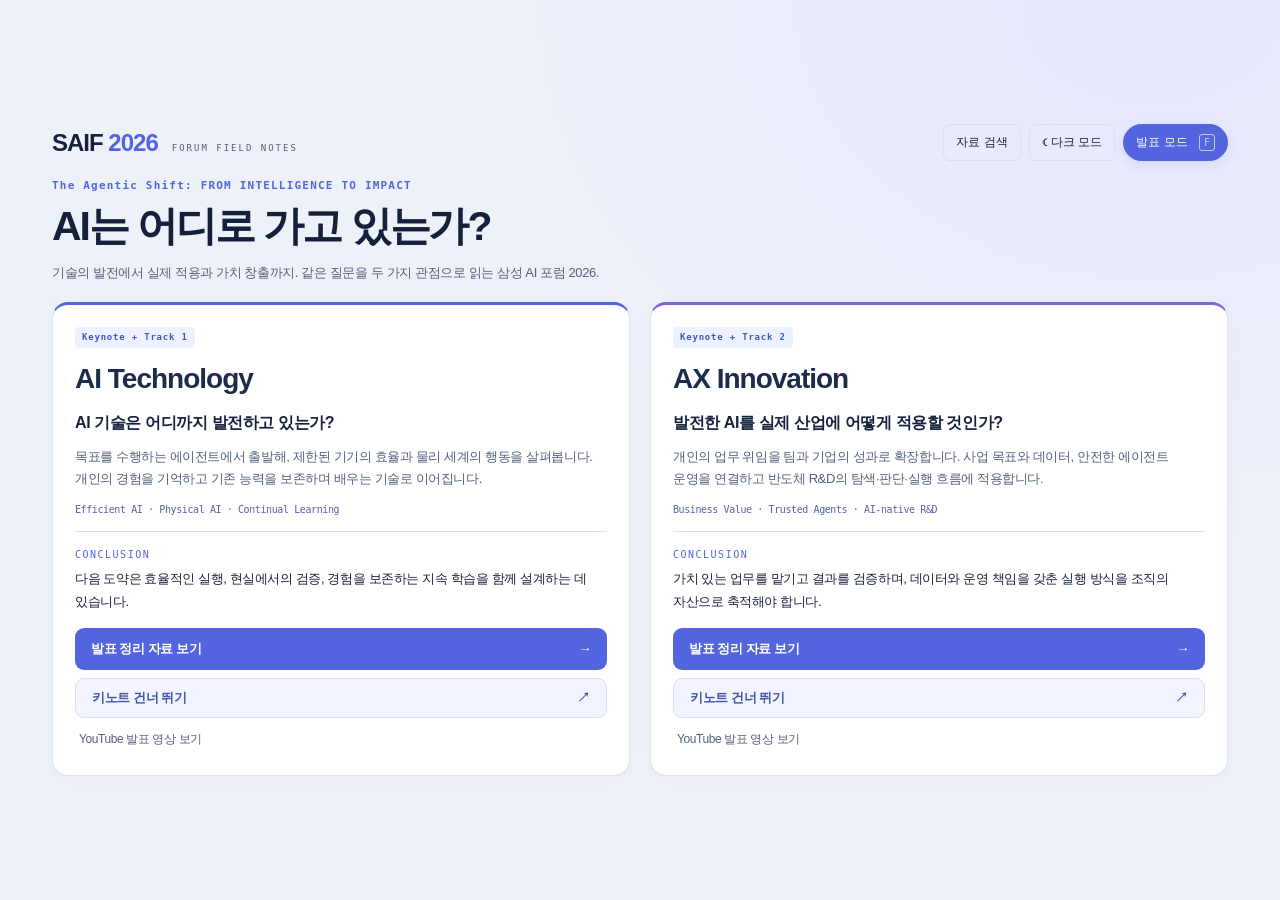
<file: index.html>
<!doctype html>
<html lang="ko">
<head>
  <meta charset="utf-8">
  <meta name="viewport" content="width=device-width,initial-scale=1">
  <meta name="theme-color" content="#111a30">
  <link rel="icon" href="data:image/svg+xml,%3Csvg xmlns='http://www.w3.org/2000/svg' viewBox='0 0 32 32'%3E%3Crect width='32' height='32' rx='8' fill='%23111a30'/%3E%3Cpath d='M23 10H12v6h9v6H9' fill='none' stroke='%23b5c2ff' stroke-width='3'/%3E%3C/svg%3E">
  <title>SAIF 2026 · 팀 공유 브리핑</title>
  <script src="./static/theme.js"></script>
  <link rel="stylesheet" href="./static/style.css?v=21">
</head>
<body class="is-home">
<main id="landing" tabindex="-1" aria-labelledby="landingTitle">
  <div class="landing-toolbar"><div class="landing-brand">SAIF <b>2026</b><span>FORUM FIELD NOTES</span></div><div class="landing-actions"><button type="button" data-open-search aria-haspopup="dialog">자료 검색</button><button type="button" data-theme-toggle aria-label="&#45796;&#53356; &#47784;&#46300;" aria-pressed="false" title="&#53580;&#47560; &#51204;&#54872; (T)" hidden></button><button id="landingPresentButton" class="primary" aria-pressed="false">발표 모드 <kbd>F</kbd></button></div></div>
  <div class="landing-intro"><p class="eyebrow">The Agentic Shift: FROM INTELLIGENCE TO IMPACT</p>
    <h1 id="landingTitle">AI는 어디로 가고 있는가?</h1>
    <p class="landing-description">기술의 발전에서 실제 적용과 가치 창출까지. 같은 질문을 두 가지 관점으로 읽는 삼성 AI 포럼 2026.</p>
  </div>
  <div id="trackCards" class="track-cards"><p role="status">발표 자료를 불러오고 있습니다…</p></div>
  <noscript>발표 자료를 보려면 브라우저에서 JavaScript를 활성화해 주세요.</noscript>
</main>
<aside class="sidebar">
  <a class="brand" href="#/" aria-label="SAIF 2026 트랙 선택으로 이동"><span>SAIF <b>2026</b><small>FORUM FIELD NOTES</small></span></a>
  <div class="edition"><span id="trackLabel">TEAM BRIEFING</span><span id="speakerCount"></span></div>
  <nav id="navigation" aria-label="발표자별 목차"></nav>
  <div class="sidebar-bottom"><span class="dot"></span> 함께 읽고, 다음을 설계하다<small>AGENTIC AI · FROM INTELLIGENCE TO IMPACT</small></div>
</aside>
<div class="workspace">
  <header>
    <div class="breadcrumb">삼성 AI 포럼 <span>/</span> 참석 내용 공유</div>
    <div class="toolbar"><a id="homeLink" href="#/">← SAIF 2026 Tracks</a><button type="button" data-open-search aria-haspopup="dialog">자료 검색</button><button type="button" data-theme-toggle aria-label="&#45796;&#53356; &#47784;&#46300;" aria-pressed="false" title="&#53580;&#47560; &#51204;&#54872; (T)" hidden></button><button id="presentButton" class="primary" aria-pressed="false">발표 모드 <kbd>F</kbd></button></div>
  </header>
  <div class="mobile-nav"><label for="jumpSelect">발표 이동</label><select id="jumpSelect"></select></div>
  <main id="main" tabindex="-1"><div id="slide" aria-live="polite"><p>발표 자료를 불러오고 있습니다…</p></div></main>
  <footer>
    <div class="position"><span id="counter">—</span><span id="speakerName"></span></div>
    <div id="chapterPages" aria-label="현재 발표자의 장표"></div>
    <div class="paging"><span class="keyhint">← → 이동</span><button id="prev" aria-label="이전 슬라이드" disabled>←</button><button id="next" aria-label="다음 슬라이드" disabled>→</button></div>
  </footer>
  <div class="progress" role="progressbar" aria-label="장표 진행" aria-valuemin="1"><div id="progressFill"></div></div>
</div>
<dialog id="searchDialog" aria-labelledby="searchTitle" aria-describedby="searchHelp">
  <div class="search-header"><h2 id="searchTitle">발표 자료 검색</h2><button id="closeSearch" type="button" aria-label="검색 닫기">닫기 <kbd>Esc</kbd></button></div>
  <p id="searchHelp">발표명, 발표자, 키워드로 검색할 수 있습니다. 여러 단어를 입력하면 모두 포함된 슬라이드를 찾습니다.</p>
  <div class="search-controls"><div><label for="searchScope">검색 범위</label><select id="searchScope"><option value="all">전체 자료</option><option value="ai-technology">AI Technology</option><option value="ax-innovation">AX Innovation</option></select></div><div class="search-query"><label for="searchInput">검색어</label><input id="searchInput" type="search" placeholder="발표명, 발표자 또는 키워드를 입력하세요" autocomplete="off" maxlength="200"></div><button id="submitSearch" type="button" class="primary">검색</button></div>
  <p id="searchStatus" role="status" aria-live="polite"></p>
  <ol id="searchResults" aria-label="검색 결과"></ol>
</dialog>
<script src="./static/app.js?v=19"></script>
<script src="./static/search.js?v=2"></script>
</body>
</html>
</file>
<file: static/style.css>
:root{--paper:#edf1f8;--ink:#17233e;--muted:#52627c;--line:#d9e0ef;--accent:#5265de;--soft:#e5eafa;--white:#ffffff}
*{box-sizing:border-box}
[hidden]{display:none!important}
body{margin:0;background:var(--paper);color:var(--ink);font-family:"Segoe UI","Malgun Gothic",sans-serif;letter-spacing:-.025em}
button,a,input,select{font:inherit}button,a{touch-action:manipulation}button{cursor:pointer;border:1px solid var(--line);border-radius:7px;background:transparent;color:var(--ink);padding:10px 14px}button:hover{background:var(--soft)}button:disabled{opacity:.35;cursor:default}button:focus-visible,a:focus-visible,select:focus-visible,summary:focus-visible{outline:3px solid var(--accent);outline-offset:3px}a{color:inherit}kbd{font-size:10px;margin-left:8px;border:1px solid currentColor;border-radius:3px;padding:2px 4px;opacity:.65}
.sidebar{position:fixed;inset:0 auto 0 0;width:264px;background:#111a30;border-right:1px solid var(--line);padding:30px 18px 20px;display:flex;flex-direction:column}.brand{display:flex;gap:12px;text-decoration:none;font-size:22px;align-items:center;letter-spacing:-1px;padding-left:7px}.brand b{font-weight:400}.brand small{display:block;font-size:9px;letter-spacing:2px;margin-top:6px}.edition{margin:30px 8px 16px;display:flex;justify-content:space-between;font-size:10px;letter-spacing:1.2px;color:var(--muted)}.edition span{color:var(--accent)}
nav{overflow:auto;scrollbar-width:thin;flex:1;padding:3px 5px 12px}nav button{width:100%;text-align:left;display:flex;gap:10px;border:0;margin:2px 0;padding:9px 10px;font-size:11px;align-items:center;line-height:1.55}nav button .num{font-size:10px;color:var(--muted);font-variant-numeric:tabular-nums}nav button.active{background:var(--ink);color:white}nav button.active .num{color:#d0d9ff}.intro-links{padding-bottom:12px;border-bottom:1px solid var(--line);margin-bottom:8px}nav details{border-bottom:1px solid var(--line);padding:3px 0}nav summary{list-style:none;cursor:pointer;display:flex;align-items:center;gap:12px;padding:13px 7px;font-size:13px;font-weight:600}nav summary::-webkit-details-marker{display:none}nav summary small{display:block;font-size:10px;font-weight:400;color:var(--muted);margin-top:4px}.group-number{font-size:10px;color:var(--accent);font-weight:500}.chevron{margin-left:auto;font-size:14px;color:var(--muted);transition:transform .15s}details[open] > summary .chevron{transform:rotate(180deg)}.group-slides{padding:0 0 9px 14px}.current-group > summary{color:var(--accent)}.sidebar-bottom{font-size:11px;padding:18px 7px 0;border-top:1px solid var(--line);margin-top:10px}.sidebar-bottom small{display:block;font-size:7px;letter-spacing:.7px;color:var(--muted);margin-top:8px}.dot{display:inline-block;width:6px;height:6px;border-radius:100%;background:var(--accent);margin-right:6px}
.workspace{margin-left:264px;min-height:100vh;display:flex;flex-direction:column}header{height:76px;flex-shrink:0;border-bottom:1px solid var(--line);margin:0 40px;display:flex;justify-content:space-between;align-items:center;gap:16px}.breadcrumb{font-size:12px;color:var(--muted)}.breadcrumb span{margin:0 12px;color:#91a0bd}.toolbar{display:flex;gap:8px}.toolbar button{font-size:12px}.primary{background:var(--ink);border-color:var(--ink);color:white}.primary:hover{background:#4251be}.mobile-nav{display:none}
main{flex:1;padding:32px 44px;display:flex;flex-direction:column;justify-content:center;max-width:1580px;width:100%;margin:0 auto}.eyebrow{font-size:11px;font-weight:600;letter-spacing:1.7px;color:var(--accent)}.slide-top{display:flex;justify-content:space-between;align-items:center;gap:14px}.chapter-count{font-size:10px;letter-spacing:1px;color:var(--muted);white-space:nowrap}.chapter-count b{color:var(--ink);font-size:14px;margin-left:9px}h1{font-size:clamp(30px,3.15vw,52px);line-height:1.3;letter-spacing:-.055em;margin:20px 0 12px;white-space:pre-line;font-weight:650}.subtitle{font-size:13px;color:var(--muted);line-height:1.7;margin:0 0 25px;word-break:keep-all}
.cards{display:grid;grid-template-columns:repeat(3,minmax(0,1fr));gap:16px}.card{border:1px solid var(--line);background:var(--white);border-radius:10px;padding:23px 21px;min-width:0}.card-label{font-size:9px;letter-spacing:1.4px;font-weight:600;color:var(--muted)}.card h2{font-size:clamp(18px,1.65vw,25px);line-height:1.5;letter-spacing:-.045em;margin:17px 0 13px;word-break:keep-all;overflow-wrap:anywhere}.card ul{list-style:none;margin:0;padding:0}.card li{position:relative;padding-left:12px;font-size:clamp(12px,1.05vw,16px);line-height:1.85;color:#52627c;word-break:keep-all;overflow-wrap:anywhere}.card li+li{margin-top:7px}.card li:before{content:"";width:3px;height:3px;background:#8694d8;border-radius:50%;position:absolute;left:0;top:.85em}.cards.four{grid-template-columns:repeat(2,minmax(0,1fr))}.four .card{padding:18px 21px}.four .card h2{margin:9px 0 8px;font-size:20px}.four .card li{font-size:13px}.detail{display:grid;grid-template-columns:155px minmax(0,1fr);gap:20px;padding:19px 2px;margin-top:18px;border-top:1px solid var(--line);border-bottom:1px solid var(--line)}.detail h2{font-size:12px;line-height:1.75;margin:0;font-weight:650;word-break:keep-all}.detail p{font-size:13px;line-height:1.85;margin:0;color:var(--muted);word-break:keep-all;overflow-wrap:anywhere}.takeaway{margin-top:18px;padding:16px 21px;background:var(--soft);border-left:3px solid var(--ink);border-radius:0 7px 7px 0}.takeaway span{font-size:9px;letter-spacing:1.4px;color:var(--muted)}.takeaway p{font-size:14px;font-weight:500;line-height:1.8;margin:5px 0 0;word-break:keep-all}
.slide--hero h1{font-size:clamp(32px,3.9vw,63px);margin-top:25px}.slide--hero .cards{margin-top:30px}.slide--hero .card{background:transparent;border:0;border-top:1px solid #c6d0ec;border-radius:0;padding:19px 7px 8px}.slide--hero{position:relative}.slide--hero:after{content:"↗";position:absolute;right:12px;top:40px;font-size:145px;line-height:1;color:#dfe4fb;z-index:-1}.slide--metrics .card h2{font-size:clamp(23px,2.15vw,36px)}.slide--metrics .card:last-child{background:var(--ink)}.slide--metrics .card:last-child h2,.slide--metrics .card:last-child li{color:#edf1f8}.slide--metrics .card:last-child .card-label{color:#c5cef2}.slide--performance .card:nth-child(2){background:var(--ink)}.slide--performance .card h2{font-size:clamp(23px,2.3vw,37px)}.slide--performance .card:nth-child(2) h2{color:#c4b5fd}.slide--performance .card:nth-child(2) li,.slide--performance .card:nth-child(2) .card-label{color:#e0e6ff}.slide--flow .card{position:relative}.slide--flow .card:not(:last-child):after{content:"→";position:absolute;right:-15px;top:48%;background:var(--paper);z-index:1;border:1px solid var(--line);border-radius:50%;width:28px;height:28px;text-align:center;line-height:25px}.slide--closing .takeaway{background:var(--ink);border-color:var(--accent);color:var(--paper)}.slide--closing .takeaway span{color:#c5cef2}
footer{margin:0 40px;border-top:1px solid var(--line);padding:17px 0;display:flex;justify-content:space-between;align-items:center;gap:15px;font-size:12px}.position{display:flex;align-items:center;gap:17px}#counter{font-weight:600;letter-spacing:1px}#speakerName{color:var(--muted);font-size:11px}.paging{display:flex;align-items:center;gap:10px}.paging button{padding:8px 15px}.keyhint{font-size:10px;color:var(--muted);margin-right:10px}#chapterPages{display:flex;gap:7px}#chapterPages button{border-radius:50%;height:28px;width:28px;padding:0;font-size:10px}#chapterPages .selected{background:var(--ink);border-color:var(--ink);color:var(--paper)}.progress{height:3px;background:var(--line)}#progressFill{height:100%;background:var(--accent);transition:width .2s}.presenting .sidebar,.presenting .breadcrumb,.presenting .mobile-nav{display:none}.presenting .workspace{margin-left:0}.presenting header{height:54px;justify-content:flex-end}.presenting main{max-width:1400px}.presenting h1{font-size:clamp(35px,3.7vw,58px)}
@media(min-width:1500px){main{padding:40px 55px}.card{padding:27px}.detail p{font-size:15px}.detail{grid-template-columns:170px minmax(0,1fr)}.detail h2{font-size:14px}.takeaway p{font-size:16px}}
@media(max-width:1100px){.sidebar{width:225px;padding:24px 12px}.workspace{margin-left:225px}header{margin:0 26px}.breadcrumb{display:none}header{justify-content:flex-end}main{padding:28px}.card{padding:18px 14px}.card h2{font-size:18px}.card li{font-size:12px}.detail{grid-template-columns:125px minmax(0,1fr);gap:14px}footer{margin:0 26px}#speakerName{display:none}.slide--metrics .card h2{font-size:23px}}
@media(max-width:760px){.sidebar{position:static;width:100%;padding:16px 20px;display:block}.brand{font-size:19px;padding:0}.brand small{font-size:8px}.edition,.sidebar-bottom,nav{display:none}.workspace{margin-left:0;min-height:calc(100vh - 70px)}header{height:60px;margin:0 20px}.toolbar{width:100%;justify-content:space-between}.toolbar button{font-size:11px;padding:9px}kbd{display:none}.mobile-nav{display:flex;gap:10px;align-items:center;margin:18px 20px 0}.mobile-nav label{font-size:11px;white-space:nowrap}.mobile-nav select{min-width:0;width:100%;padding:9px;background:var(--white);border:1px solid var(--line);border-radius:5px;color:var(--ink);font-size:12px}main{padding:25px 20px}.cards,.cards.four{grid-template-columns:1fr}.card{padding:21px}.card h2{font-size:23px;margin:12px 0}.card li{font-size:14px}.four .card h2{font-size:22px}.slide--hero .cards{margin-top:22px}.slide--flow .card:after{display:none!important}.subtitle{font-size:12px;margin-bottom:23px}.detail{grid-template-columns:1fr;gap:8px;padding:18px 0}.detail h2{font-size:14px}.detail p{font-size:13px}.takeaway p{font-size:13px}.slide--hero:after{font-size:95px;top:65px}.presenting h1{font-size:34px}.eyebrow{font-size:10px;letter-spacing:.8px}.chapter-count{font-size:8px}.keyhint{display:none}footer{margin:0 20px;gap:8px}.paging{gap:5px}.paging button{padding:7px 11px}#chapterPages{gap:4px}#chapterPages button{height:23px;width:23px;font-size:9px}#counter{font-size:10px}}
@media(prefers-reduced-motion:reduce){*{transition:none!important;scroll-behavior:auto!important}}

/* The slide is a document; only its inner card collection is a grid. */
#slide{min-width:0;container-type:inline-size}
.slide{display:block;width:100%;min-width:0}
.group-heading{min-width:0;flex:1}
nav summary{align-items:flex-start;gap:9px}
nav summary strong{display:block;font-size:16px;font-weight:750;line-height:1.5;word-break:keep-all;overflow-wrap:anywhere}
nav summary small{font-size:12px;font-weight:400;line-height:1.5;margin-top:5px;white-space:normal;overflow-wrap:anywhere}
.group-number,.chevron{flex-shrink:0;margin-top:5px}
.card-label{overflow-wrap:anywhere}
.slide h1,.slide .subtitle,.slide .takeaway p{overflow-wrap:anywhere}
@container (max-width:700px){
  .cards,.cards.four{grid-template-columns:1fr}
  .card,.four .card{padding:20px}
  .card h2,.four .card h2{font-size:22px;margin:10px 0}
  .card li,.four .card li{font-size:14px}
  .slide--flow .card:after{display:none}
  .detail{grid-template-columns:1fr;gap:8px}
  .detail h2{font-size:14px}
}

/* SAIF visual identity: midnight navigation and luminous blue accents. */
body{background:radial-gradient(ellipse at 90% 0%,#e6e8ff 0,transparent 45%),var(--paper)}
.sidebar{
  --ink:#f0f4ff;--muted:#aab7d2;--line:#2b3650;--soft:#202c46;--accent:#a7b3ff;
  background:linear-gradient(165deg,#17233e 0%,#111a30 65%,#1a2040 100%);
  color:var(--ink);border-right:0;box-shadow:6px 0 24px #15203b0c;
}
.brand{font-size:25px;font-weight:750;letter-spacing:-.8px}
.brand b{font-weight:750;color:#b5c2ff}
.brand small{font-family:Consolas,monospace;font-size:9px;letter-spacing:2.3px;color:#aab7d2}
.edition{font-family:Consolas,monospace;letter-spacing:.5px}
.edition span{background:#293453;border:1px solid #43537a;padding:3px 5px;border-radius:4px;font-size:9px}
nav{scrollbar-color:#465576 transparent}
nav button{border-radius:8px}
nav button.active{background:#5265de;color:#fff;box-shadow:0 4px 14px #050c2133}
nav button.active .num{color:#e0e6ff}
nav .current-group > summary{color:#fff}
.group-number{color:#b3bfff;font-family:Consolas,monospace}
.sidebar-bottom{color:#c4cee3}
.dot{background:#a7b3ff;box-shadow:0 0 0 3px #a7b3ff15}
header{border-bottom-color:#d4ddef}
.breadcrumb{font-weight:500}
.primary{background:#5265de;border-color:#5265de;border-radius:20px;box-shadow:0 4px 12px #5265de20}
.primary:hover{background:#4251be}
.eyebrow{font-family:Consolas,"Malgun Gothic",monospace;letter-spacing:1.2px;font-weight:700}
.chapter-count{font-family:Consolas,monospace;border:1px solid #d6ddf0;border-radius:6px;padding:6px 10px;background:#ffffff80}
h1{font-weight:750;letter-spacing:-.05em;color:#15213b}
.subtitle{color:#566681}
.card{
  --card-accent:#5265de;
  border:1px solid #dce3f1;border-top:3px solid var(--card-accent);border-radius:16px;
  box-shadow:0 8px 22px #243a6506;background:#fff;
}
.card:nth-child(2){--card-accent:#8461d5}
.card:nth-child(3){--card-accent:#3085ae}
.card:nth-child(4){--card-accent:#6376a9}
.card-label{
  display:inline-block;padding:4px 7px;border-radius:4px;
  background:#eef1ff;color:#4457bd;line-height:1.5;letter-spacing:.8px;
  font-family:Consolas,monospace;font-weight:700;
}
.card h2{font-weight:700;color:#1c2c4b}
.card li:before{background:var(--card-accent);width:4px;height:4px}
.detail{border:1px solid #dce3f2;background:#e8edf7;border-radius:12px;padding:18px 20px;gap:20px}
.detail h2{color:#4255a2;font-weight:700}
.detail p{color:#4d5e7b}
.takeaway{
  background:linear-gradient(110deg,#192742,#283457);color:#f4f6ff;
  border:1px solid #34466c;border-left:1px solid #34466c;border-radius:12px;
  box-shadow:0 8px 20px #182b4a08;
}
.takeaway span{color:#bdcaff;font-family:Consolas,monospace;letter-spacing:1.5px}
.takeaway p{color:#f4f6ff;font-weight:550}
.slide--hero:after{display:none}
.slide--hero .card{border:1px solid #dce3f1;border-top:3px solid var(--card-accent);border-radius:16px;background:#fff;padding:23px 21px}
.slide--metrics .card:last-child,.slide--performance .card:nth-child(2){background:linear-gradient(150deg,#26365d,#26305c);border-color:#4c5c89}
.slide--metrics .card:last-child h2,.slide--performance .card:nth-child(2) h2{color:#d1c5ff}
.slide--metrics .card:last-child li,.slide--performance .card:nth-child(2) li{color:#edf1ff}
.slide--metrics .card:last-child .card-label,.slide--performance .card:nth-child(2) .card-label{background:#394b77;color:#e1e7ff}
.slide--flow .card:not(:last-child):after{background:#f5f7ff;border-color:#d2daf1;color:#5265de;font-weight:700}
.slide--closing .takeaway{background:linear-gradient(110deg,#303a77,#514283);border-color:#5c64a6}
.slide--closing .takeaway span{color:#d3d9ff}
#chapterPages button{border-radius:7px;background:#ffffff80}
#chapterPages .selected{background:#5265de;border-color:#5265de;color:#fff}
#chapterPages{flex-wrap:wrap;justify-content:center}
#chapterPages button{flex:0 0 28px}
.detail-links{display:flex;flex-wrap:wrap;gap:8px;margin-top:14px}
.detail-links a{display:inline-block;max-width:100%;padding:8px 11px;border:1px solid #c9d2eb;border-radius:7px;color:#354ba8;background:#f2f5ff;font-size:12px;line-height:1.5;text-decoration:none;overflow-wrap:anywhere}
.detail-links a:hover{background:#e5ebff}
.detail-links a:focus-visible{outline:2px solid #5265de;outline-offset:3px}
@media(max-width:1100px){footer{flex-wrap:wrap}#chapterPages{order:3;flex-basis:100%;padding-top:4px}.paging{margin-left:auto}}
@media(max-width:760px){#chapterPages{gap:5px}#chapterPages button{flex-basis:23px}.position{flex-wrap:wrap;gap:7px}}
.paging button{background:#ffffff99;border-color:#d5ddf0;border-radius:9px}
.paging button:hover{background:#e4e9fc}
#counter{font-family:Consolas,monospace;color:#4255a2}
#progressFill{background:linear-gradient(90deg,#5265de,#9878df)}
.slide--summary h1{font-size:clamp(28px,2.6vw,42px);line-height:1.25;margin:16px 0 10px}
.slide--summary .subtitle{margin-bottom:20px}
.slide--summary .card{padding:20px 23px}
.slide--summary .card h2{font-size:21px;line-height:1.5;margin:10px 0 12px}
.slide--summary .card li{font-size:14px;line-height:1.85}
.slide--summary .card li+li{margin-top:9px}
@container (max-width:700px){.slide--summary .cards{grid-template-columns:1fr}.slide--summary .card{padding:20px}.slide--summary .card h2{font-size:20px}}
@media(max-width:760px){
  .brand{font-size:22px}
  .sidebar{background:linear-gradient(110deg,#17233e,#222b4d)}
  .detail{padding:17px}
  .slide--hero .card{padding:20px}
  .chapter-count{padding:5px 7px}
}

/* Track selection shares the presentation palette, cards and type scale. */
#landing{display:none;max-width:1240px;padding:24px 32px;min-height:100vh;min-height:100dvh;justify-content:center}
.is-home #landing{display:flex}
.is-home>.sidebar,.is-home>.workspace{display:none}
.landing-brand{font-size:24px;font-weight:750;letter-spacing:-1px}
.landing-toolbar{display:flex;align-items:center;justify-content:space-between;gap:12px;flex-wrap:wrap}
.landing-toolbar button{font-size:12px;padding:9px 12px;flex-shrink:0}
.landing-brand b{color:var(--accent)}
.landing-brand>span{display:inline-block;font:9px Consolas,monospace;letter-spacing:2px;color:var(--muted);margin-left:14px}
.landing-intro{margin:18px 0}
.landing-intro .eyebrow{margin:0}
.landing-intro h1{font-size:clamp(30px,3.2vw,44px);margin:8px 0;word-break:keep-all}
.landing-description{color:var(--muted);font-size:13px;line-height:1.7;margin:0}
.track-cards{display:grid;grid-template-columns:repeat(2,minmax(0,1fr));gap:20px}
.track-card{display:flex;flex-direction:column;padding:22px}
.track-card h2{font-size:28px;margin:10px 0;letter-spacing:-1px}
.track-card>.card-label{align-self:flex-start}
.track-question{font-size:16px;font-weight:650;line-height:1.6;margin:0 0 10px;word-break:keep-all}
.track-summary{font-size:13px;line-height:1.75;color:var(--muted);margin:0 0 10px;word-break:keep-all}
.track-themes{font:10px/1.8 Consolas,monospace;color:#5265a3;margin:0 0 12px}
.track-conclusion{margin-top:auto;border-top:1px solid var(--line);padding-top:12px}
.track-conclusion>span{font:10px Consolas,monospace;letter-spacing:1.5px;color:var(--accent)}
.track-conclusion>p{font-size:13px;line-height:1.75;margin:6px 0 14px;word-break:keep-all}
.track-link{display:flex;justify-content:space-between;align-items:center;background:var(--accent);color:white;border-radius:9px;padding:12px 16px;text-decoration:none;font-size:13px;font-weight:600}
.track-link:hover{background:#4251be}
.skip-keynote{display:flex;justify-content:space-between;align-items:center;margin-top:8px;padding:10px 16px;border:1px solid var(--line);border-radius:9px;background:#f2f5ff;color:#4255a2;text-decoration:none;font-size:13px;font-weight:600}
.skip-keynote:hover{background:var(--soft)}
.video-link{display:flex;justify-content:space-between;align-items:center;margin-top:8px;padding:5px 4px;color:var(--muted);font-size:12px;text-decoration:none}
.video-link:hover{color:var(--accent);text-decoration:underline}
#homeLink{display:inline-flex;align-items:center;text-decoration:none;font-size:11px;padding:9px 11px;border:1px solid var(--line);border-radius:8px;white-space:nowrap}
#homeLink:hover{background:var(--soft)}
.edition{gap:6px;align-items:center}
#trackLabel{background:transparent;border:0;padding:0;font-size:10px}
#main:focus,#landing:focus{outline:none}
@media(max-width:760px){
  #landing{padding:24px 20px;justify-content:flex-start}
  .landing-intro{margin:22px 0}
  .landing-description{font-size:14px}
  .track-cards{grid-template-columns:1fr;gap:20px}
  .track-card{padding:24px}
  .track-card h2{font-size:30px}
  .track-question{font-size:18px}
  #homeLink{font-size:10px;padding:8px}
}

nav .topic-session{margin-top:10px}
nav .topic-session > summary strong{font-size:18px;color:var(--accent)}
nav .topic-session > details{margin-left:10px;border-bottom:0}
nav .topic-session.current-session > summary{background:var(--soft);border-radius:7px}

/* Search stays available on the landing page and in presentation mode. */
.landing-actions{display:flex;align-items:center;gap:8px}
.toolbar{gap:8px;flex-wrap:wrap}
body.search-open{overflow:hidden}
#searchDialog{width:min(760px,calc(100vw - 32px));height:min(720px,calc(100dvh - 48px));max-height:calc(100dvh - 48px);padding:24px;border:1px solid var(--line);border-radius:18px;background:#f7f9ff;color:var(--ink);box-shadow:0 24px 80px #111a3040}
#searchDialog[open]{display:flex;flex-direction:column}
#searchDialog::backdrop{background:#111a3099}
.search-header{display:flex;align-items:center;justify-content:space-between;gap:12px}
.search-header h2{margin:0;font-size:22px}
#closeSearch{flex-shrink:0;font-size:12px}
#searchHelp{font-size:13px;line-height:1.7;color:var(--muted);margin:12px 0 16px}
.search-controls{display:flex;gap:12px;align-items:end;flex-shrink:0}
.search-controls>div{min-width:0}
.search-query{flex:1}
#submitSearch{min-height:44px;flex-shrink:0;border-radius:8px}
.search-controls label{display:block;font-size:12px;font-weight:600;margin-bottom:6px}
.search-controls input,.search-controls select{width:100%;min-height:44px;border:1px solid #b9c5df;border-radius:8px;background:#fff;color:var(--ink);padding:10px;font:inherit;font-size:14px}
#searchStatus{font-size:12px;color:var(--muted);line-height:1.6;margin:14px 0;flex-shrink:0}
#searchResults{list-style:none;margin:0;padding:0;overflow-y:auto;overscroll-behavior:contain;min-height:0;flex:1;scrollbar-gutter:stable}
#searchResults li+li{margin-top:10px}
.search-result{display:flex;flex-direction:column;gap:7px;text-decoration:none;padding:16px;border:1px solid var(--line);border-radius:10px;background:#fff;overflow-wrap:anywhere}
.search-result:hover{border-color:var(--accent);background:#f0f3ff}
.search-result:focus-visible{outline-offset:-3px}
.search-result strong{font-size:17px;line-height:1.5}
.search-result-meta{font-size:11px;color:#4255a2}
.search-result-speaker,.search-excerpt{font-size:12px;color:var(--muted);line-height:1.7}
.search-result mark{background:#ffe7a6;color:#17233e;border-radius:2px}
@media(max-width:760px){
  .toolbar{gap:5px}
  .toolbar button{padding:8px;font-size:11px}
  #homeLink{font-size:9px;padding:8px 5px}
  #searchDialog{padding:18px;width:calc(100vw - 20px);height:min(720px,calc(100dvh - 20px));max-height:calc(100dvh - 20px)}
  .search-controls{flex-direction:column;align-items:stretch}
  .search-header h2{font-size:19px}
  .search-result{padding:13px}
}

/* Theme palette follows kobong-site-template. */
:root{color-scheme:light}
html[data-theme="dark"]{color-scheme:dark;--paper:#111a2c;--ink:#edf2ff;--muted:#aebcd4;--line:#35425e;--accent:#a7b3ff;--soft:#263650;--white:#1b2941}
[data-theme-toggle]{white-space:nowrap}

html[data-theme="dark"] body{background:radial-gradient(ellipse at 90% 0%,#5265de0d 0,transparent 45%),var(--paper)}
html[data-theme="dark"] header{border-color:var(--line)}
html[data-theme="dark"] :is(h1,.card h2){color:var(--ink)}
html[data-theme="dark"] :is(.subtitle,.card li,.detail p){color:var(--muted)}
html[data-theme="dark"] :is(.card,.slide--hero .card){background:var(--white);border-color:var(--line);border-top-color:var(--card-accent)}
html[data-theme="dark"] .card{--card-accent:#a7b3ff}
html[data-theme="dark"] .card:nth-child(2){--card-accent:#c9afff}
html[data-theme="dark"] .card:nth-child(3){--card-accent:#78c8ec}
html[data-theme="dark"] .card:nth-child(4){--card-accent:#aebcd4}
html[data-theme="dark"] :is(.chapter-count,.card-label,.detail,.detail-links a,.skip-keynote){background:var(--soft);border-color:var(--line)}
html[data-theme="dark"] :is(.card-label,.detail h2,.detail-links a,.track-themes,.skip-keynote,.search-result-meta,#counter){color:var(--accent)}
html[data-theme="dark"] :is(.detail-links a:hover,.skip-keynote:hover){background:#304365}
html[data-theme="dark"] :is(.slide--metrics .card:last-child,.slide--performance .card:nth-child(2)){background:linear-gradient(150deg,#26365d,#26305c);border-color:#4c5c89}
html[data-theme="dark"] :is(.slide--metrics .card:last-child,.slide--performance .card:nth-child(2)) h2{color:#d1c5ff}
html[data-theme="dark"] :is(.slide--metrics .card:last-child,.slide--performance .card:nth-child(2)) li{color:#edf1ff}
html[data-theme="dark"] :is(.slide--metrics .card:last-child,.slide--performance .card:nth-child(2)) .card-label{background:#394b77;color:#e1e7ff}
html[data-theme="dark"] .slide--flow .card:not(:last-child):after{background:var(--soft);border-color:var(--line);color:var(--accent)}
html[data-theme="dark"] :is(#chapterPages button,.paging button,.search-result,.search-controls input,.search-controls select){background:var(--white);border-color:var(--line)}
html[data-theme="dark"] :is(.paging button:hover,.search-result:hover,#chapterPages button:hover){background:var(--soft)}
html[data-theme="dark"] :is(#chapterPages .selected,.track-link){background:#5265de;border-color:#5265de;color:white}
html[data-theme="dark"] .track-link:hover{background:#4251be}
html[data-theme="dark"] #searchDialog{background:var(--paper)}
/* Allow the extra control to wrap without overlapping the slide on narrow screens. */
.workspace header,.presenting header{height:auto;min-height:76px;padding-block:10px}
.landing-actions{flex-wrap:wrap}
@media(max-width:760px){.workspace header,.presenting header{min-height:60px}.toolbar{justify-content:flex-end}.landing-toolbar button{padding:9px;font-size:11px}}
</file>
